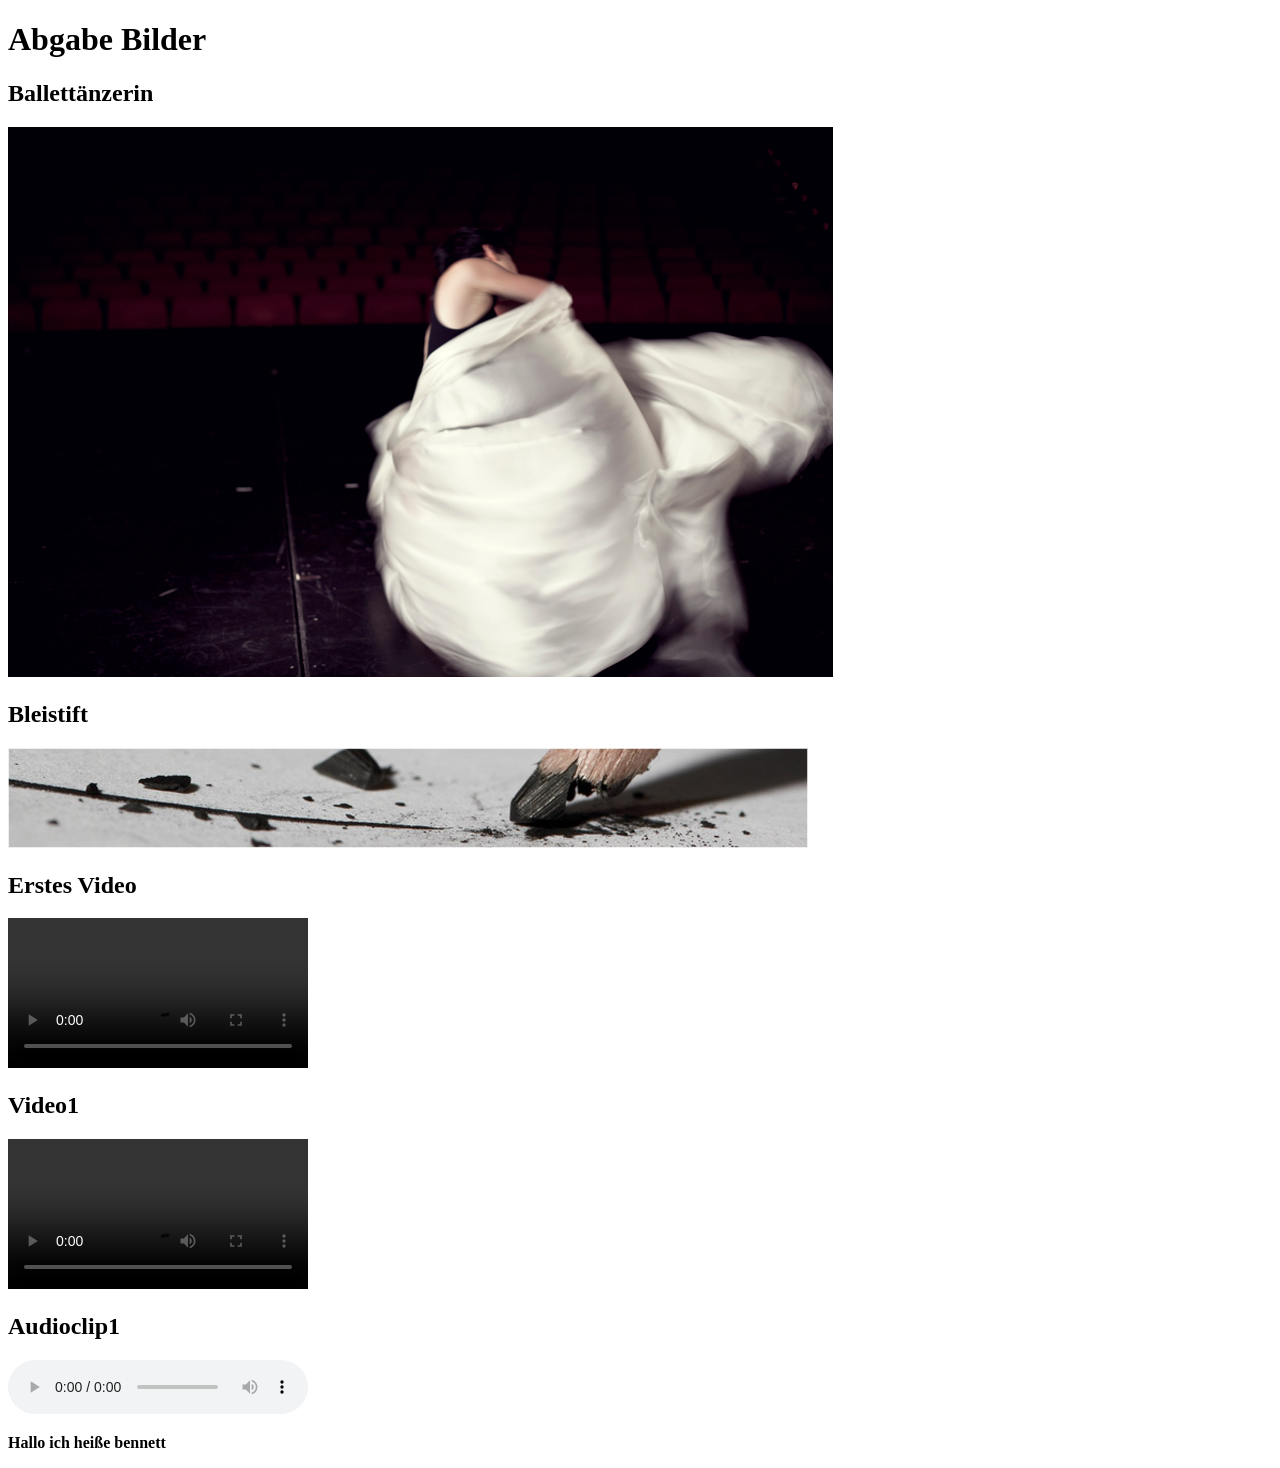
<file: Index.html>
<!DOCTYPE html>
<html lang="en">
<head>
    
    <meta charset="UTF-8">
    <meta http-equiv="X-UA-Compatible" content="IE=edge">
    <meta name="viewport" content="width=device-width, initial-scale=1.0">
    <title>Document</title>
</head>
<body>
    <h1>Abgabe Bilder</h1>
    <h2>Ballettänzerin</h2>
<img src="foto1_big.jpg" alt="">
<h2>Bleistift</h2>
<img src="foto2.jpg" alt="">
<h2>Erstes Video</h2>
<video src="clip4.mp4" controls> </video>
<h2>Video1</h2>
<video src="clip1.mp4" controls></video>
<h2>Audioclip1</h2>
<audio src="clip1.ogg"controls></audio>

<strong><p>Hallo ich heiße bennett</p></strong>



</body>
</html>
</file>
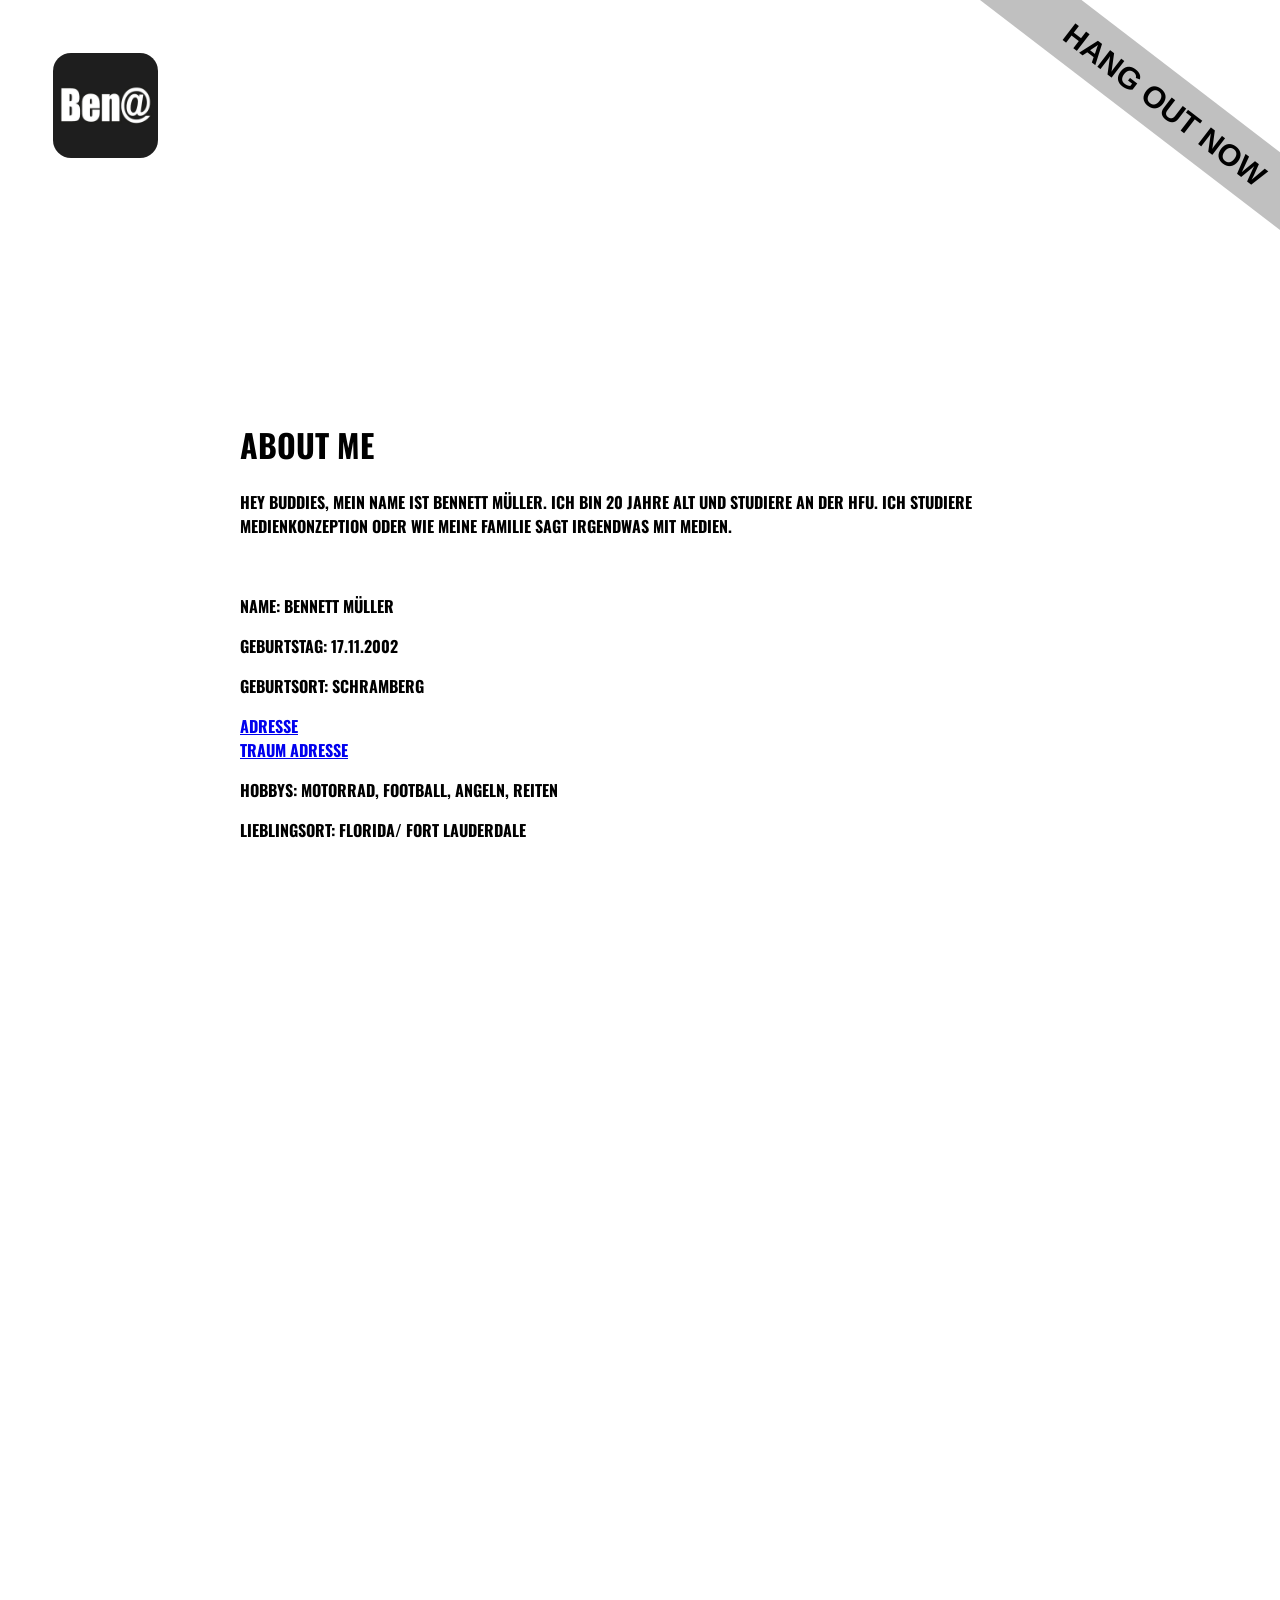
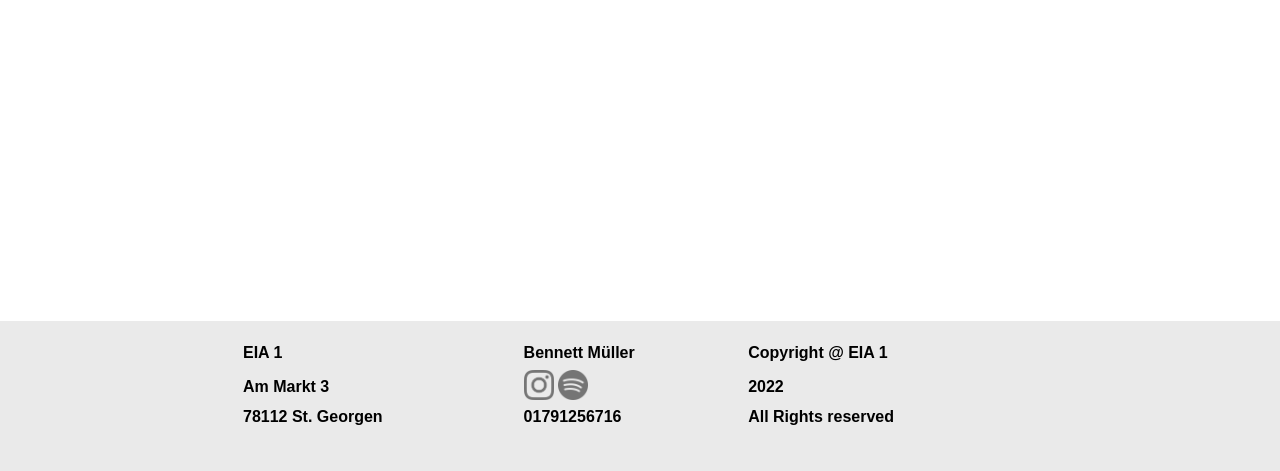
<file: Aufgabe 5/aboutme.html>
<!DOCTYPE html>
<html lang="en">

<head>
    <link rel="stylesheet" type="text/css" href="stlye.css">

    <meta charset="UTF-8">
    <meta http-equiv="X-UA-Compatible" content="IE=edge">
    <meta name="viewport" content="width=device-width, initial-scale=1.0">
    <title>aboutme
    </title>
    <link rel="preconnect" href="https://fonts.googleapis.com">
    <link rel="preconnect" href="https://fonts.gstatic.com" crossorigin>
    <link href="https://fonts.googleapis.com/css2?family=Oswald&display=swap" rel="stylesheet">
</head>

<body>
    <a href="contact.html">
        <img id="stoerer" src="stoerer.svg" alt="" srcset="">
    </a>

    <header>
        <ul id="navi">
            <li><a href="portfolio.html">Portfolio</a></li>
            <li><a href="aboutme.html">About Me</a></li>
            <li><a href="contact.html">Kontakt</a></li>
        </ul>
        <a href="portfolio.html"><img id=banner src="ben@logo.jpg" alt="" id="logo"></a>
    </header>
    <main>
        <div class="container">
            <h1>About Me</h1>
        </div>


        <div class="container">

            <p>Hey Buddies, mein Name ist Bennett Müller. Ich bin 20 Jahre alt und Studiere an der HFU. Ich studiere Medienkonzeption oder wie meine Familie sagt irgendwas mit Medien.  </p> <br>





            <p>Name: Bennett Müller</p>
            <p>Geburtstag: 17.11.2002</p>
            <p>Geburtsort: Schramberg</p>
            <p> <a
                    href="https://www.google.de/maps/place/Am+Markt+3,+78112+St.+Georgen/@48.125751,8.3304509,17z/data=!3m1!4b1!4m5!3m4!1s0x4790c04e3eac15c3:0x66f69360e2ef52a7!8m2!3d48.125751!4d8.3326396">Adresse</a><br>
                    <a href="https://www.google.com/maps/place/Lauderdale-by-the-Sea,+Florida,+USA/@26.2006559,-80.1296441,14z/data=!3m1!4b1!4m5!3m4!1s0x88d8fd8bdf07cff3:0x709591f9b36fe5ca!8m2!3d26.192028!4d-80.0964326">Traum Adresse</a>

                <br>
            </p>
            <p>Hobbys: Motorrad, Football, Angeln, Reiten</p>
            <p>Lieblingsort: Florida/ Fort Lauderdale</p>
        </div>
    </main>

    <footer>
        <strong>
            <div class="container">
                <table class="table">
                    <tr>
                        <td>EIA 1</td>
                        <td>Bennett Müller</td>
                        <td>Copyright @ EIA 1</td>
                    </tr>
                    <tr>
                        <td></td>
                        <td></td>
                        <td></td>
                    </tr>
                    <tr>
                        <td>Am Markt 3</td>

                        <td>
                            <a href="https://www.instagram.com/bennett_mueller/" target="_blank"><img class="icon"
                                    src="instagram.webp" alt="" srcset=""></a>
                            <a href="https://open.spotify.com/artist/6zyYn69sYXZ4zwIqYJtzga?si=ovjeSzJWT7-fqW2q35bKLw"
                                target="_blank"><img class="icon" src="spotify.png" alt="" srcset=""></a>
                        </td>
                        <td>2022</td>
                    </tr>
                    <tr>
                        <td>78112 St. Georgen</td>
                        <td>01791256716</td>
                        <td>All Rights reserved</td>
                    </tr>
                </table>
            </div>
        </strong>
    </footer>

</body>

</html>
</file>
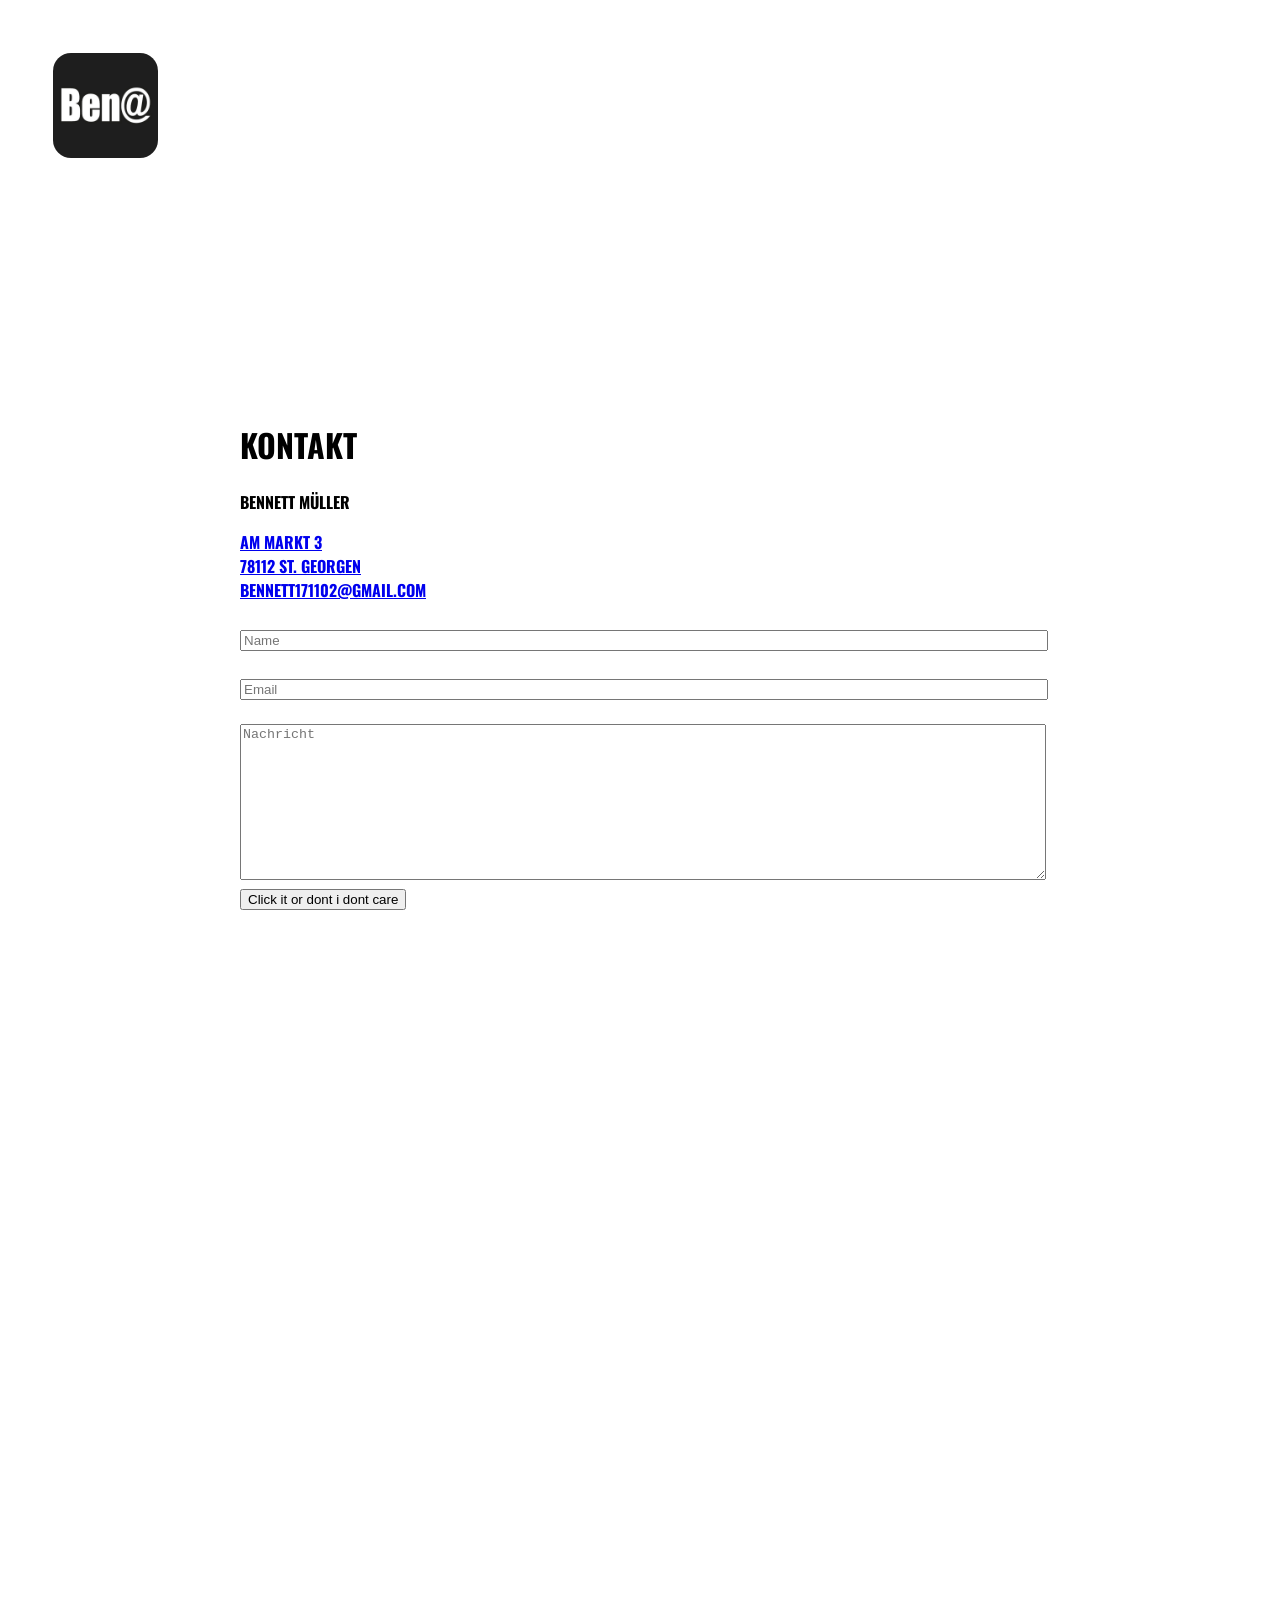
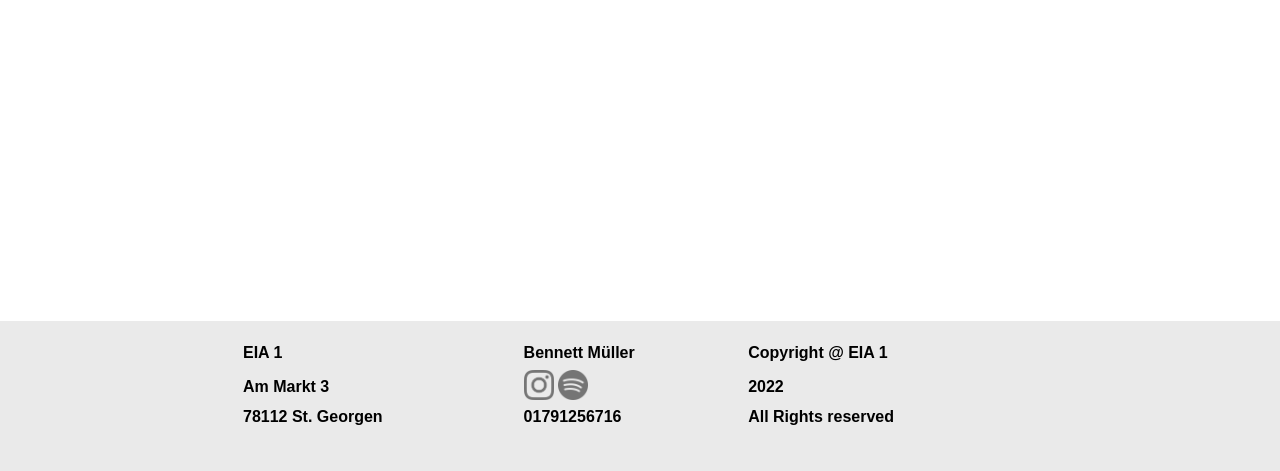
<file: Aufgabe 5/contact.html>
<!DOCTYPE html>
<html lang="en">

<head>
    <meta charset="UTF-8">
    <meta http-equiv="X-UA-Compatible" content="IE=edge">
    <meta name="viewport" content="width=device-width, initial-scale=1.0">
    <title>contact</title>
    <link rel="stylesheet" type="text/css" href="stlye.css">
    <link rel="preconnect" href="https://fonts.googleapis.com">
    <link rel="preconnect" href="https://fonts.gstatic.com" crossorigin>
    <link href="https://fonts.googleapis.com/css2?family=Oswald&display=swap" rel="stylesheet">
</head>

<body>
    <header>
        <ul id="navi">
            <li><a href="portfolio.html">Portfolio</a></li>
            <li><a href="aboutme.html">About Me</a></li>
            <li><a href="contact.html">Kontakt</a></li>
        </ul>
        <a href="portfolio.html"><img id="banner" src="ben@logo.jpg" alt="" id="logo"></a>
    </header>
    <main>
        <div class="container">
            <h1>Kontakt</h1>
            <p>Bennett Müller</p>
            <a
                href="https://www.google.com/maps/place/Am+Markt+3,+78112+St.+Georgen/@48.125751,8.3304509,17z/data=!3m1!4b1!4m5!3m4!1s0x4790c04e3eac15c3:0x66f69360e2ef52a7!8m2!3d48.125751!4d8.3326396">Am Markt 3
                <br>78112 St. Georgen</a><br>
            <a href="mailto:bennett171102@gmail.com">bennett171102@gmail.com</a><br>
            <br>

            <input type="text" name="clientName" class="textarea" placeholder="Name"> <br><br>
            <input type="text" name="email" class="textarea" placeholder="Email"><br><br>
            <textarea class="textarea" name="message" cols="30" rows="10" placeholder="Nachricht"></textarea>
            <a href="https://www.youtube.com/watch?v=eBGIQ7ZuuiU" target="_blank" rel="noopener noreferrer"><button>
                Click it or dont i dont care </button></a>

        </div>

        <br>
    </main>




    <footer>
        <strong>
            <div class="container">
                <table class="table">
                    <tr>
                        <td>EIA 1</td>
                        <td>Bennett Müller</td>
                        <td>Copyright @ EIA 1</td>
                    </tr>
                    <tr>
                        <td></td>
                        <td></td>
                        <td></td>
                    </tr>
                    <tr>
                        <td>Am Markt 3</td>

                        <td>
                            <a href="https://www.instagram.com/bennett_mueller/" target="_blank"><img class="icon"
                                    src="instagram.webp" alt="" srcset=""></a>
                            <a href="https://open.spotify.com/artist/6zyYn69sYXZ4zwIqYJtzga?si=ovjeSzJWT7-fqW2q35bKLw"
                                target="_blank"><img class="icon" src="spotify.png" alt="" srcset=""></a>
                        </td>
                        <td>2022</td>
                    </tr>
                    <tr>
                        <td>78112 St. Georgen</td>
                        <td>01791256716</td>
                        <td>All Rights reserved</td>
                    </tr>
                </table>
            </div>
        </strong>
    </footer>



</body>

</html>
</file>
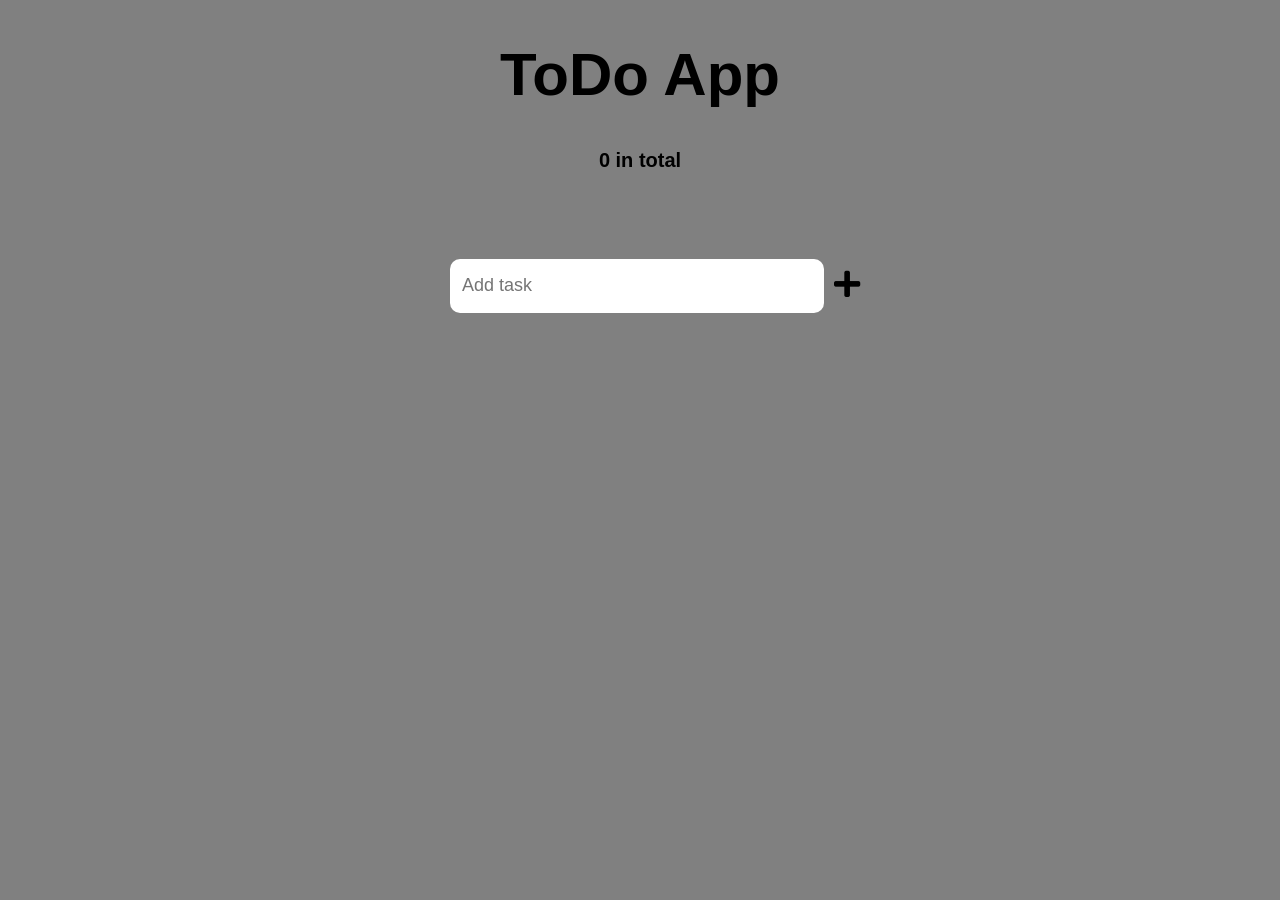
<file: Aufgabe10/a10.html>
<!DOCTYPE html>
<html lang="en">
<head>
    <meta charset="UTF-8">
    <meta http-equiv="X-UA-Compatible" content="IE=edge">
    <meta name="viewport" content="width=device-width, initial-scale=1.0">
    <title>ToDo App</title>
    <link rel="stylesheet" href="a10.css" >
    <link rel="stylesheet" href="https://cdnjs.cloudflare.com/ajax/libs/font-awesome/5.11.2/css/all.min.css" >
    <script src="a10.js" ></script>
    
</head>
<body>
    <div class="app">
        <h1>ToDo App</h1>
        <h4 id="todoAmount">0 in total</h4>
        <div class="task" id="task">
        <input type="text" id="textfield" placeholder="Add task">
        <i id="btn" class="fas fa-plus"></i>
        </div>
        </div>
    </body>
    </html>
</file>
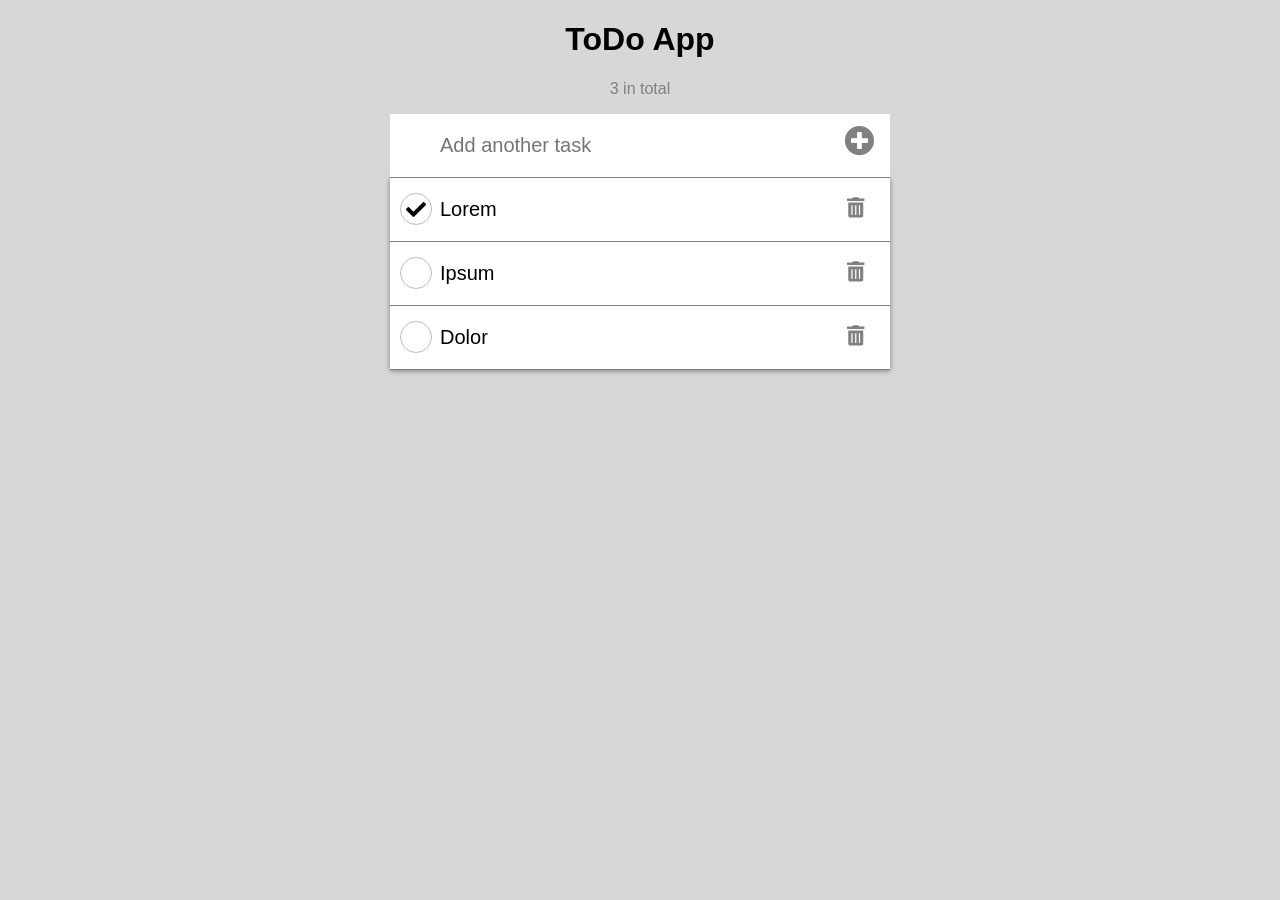
<file: Aufgabe_11/todo-app.html>
<!DOCTYPE html>
<html lang="en">
<head>
    <meta charset="UTF-8">
    <meta name="viewport" content="width=device-width, initial-scale=1.0">
    <meta http-equiv="X-UA-Compatible" content="ie=edge">
    <title>ToDo App</title>
    <link rel="stylesheet" href="https://cdnjs.cloudflare.com/ajax/libs/font-awesome/5.11.2/css/all.min.css">
    <link rel="stylesheet" href="css/styles.css">
    <script src="script.js"></script>
</head>
<body>
    <main>
        <h1>ToDo App</h1>
        <p id="counter">3 in total</p>

        <div class="inputGroup">
            <input type="text" id="inputTodo" placeholder="Add another task">
            <button id="addButton"><i class="fas fa-plus-circle"></i></button>
        </div>

        <div id="todos"></div>
    </main>
</body>
</html>
</file>
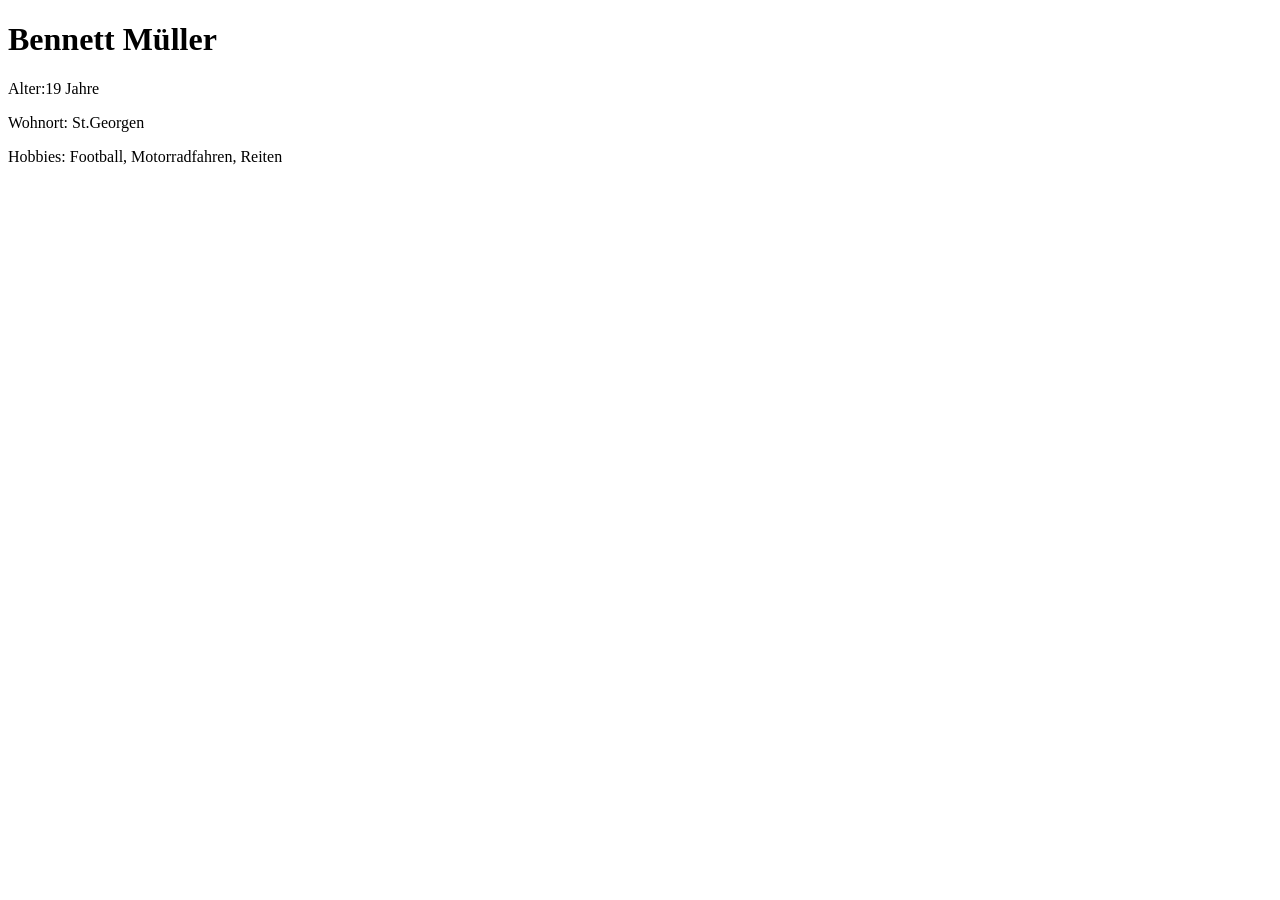
<file: Aufgabe_3/about_me.html>
<!DOCTYPE html>
<html lang="en">
<head>
    <meta charset="UTF-8">
    <meta http-equiv="X-UA-Compatible" content="IE=edge">
    <meta name="viewport" content="width=device-width, initial-scale=1.0">
    <title>Document</title>
</head>
<body>
    <h1>Bennett Müller</h1>
    <p>Alter:19 Jahre</p>
    <p>Wohnort: St.Georgen</p>
    <p>Hobbies: Football, Motorradfahren, Reiten</p>
</body>
</html>
</file>
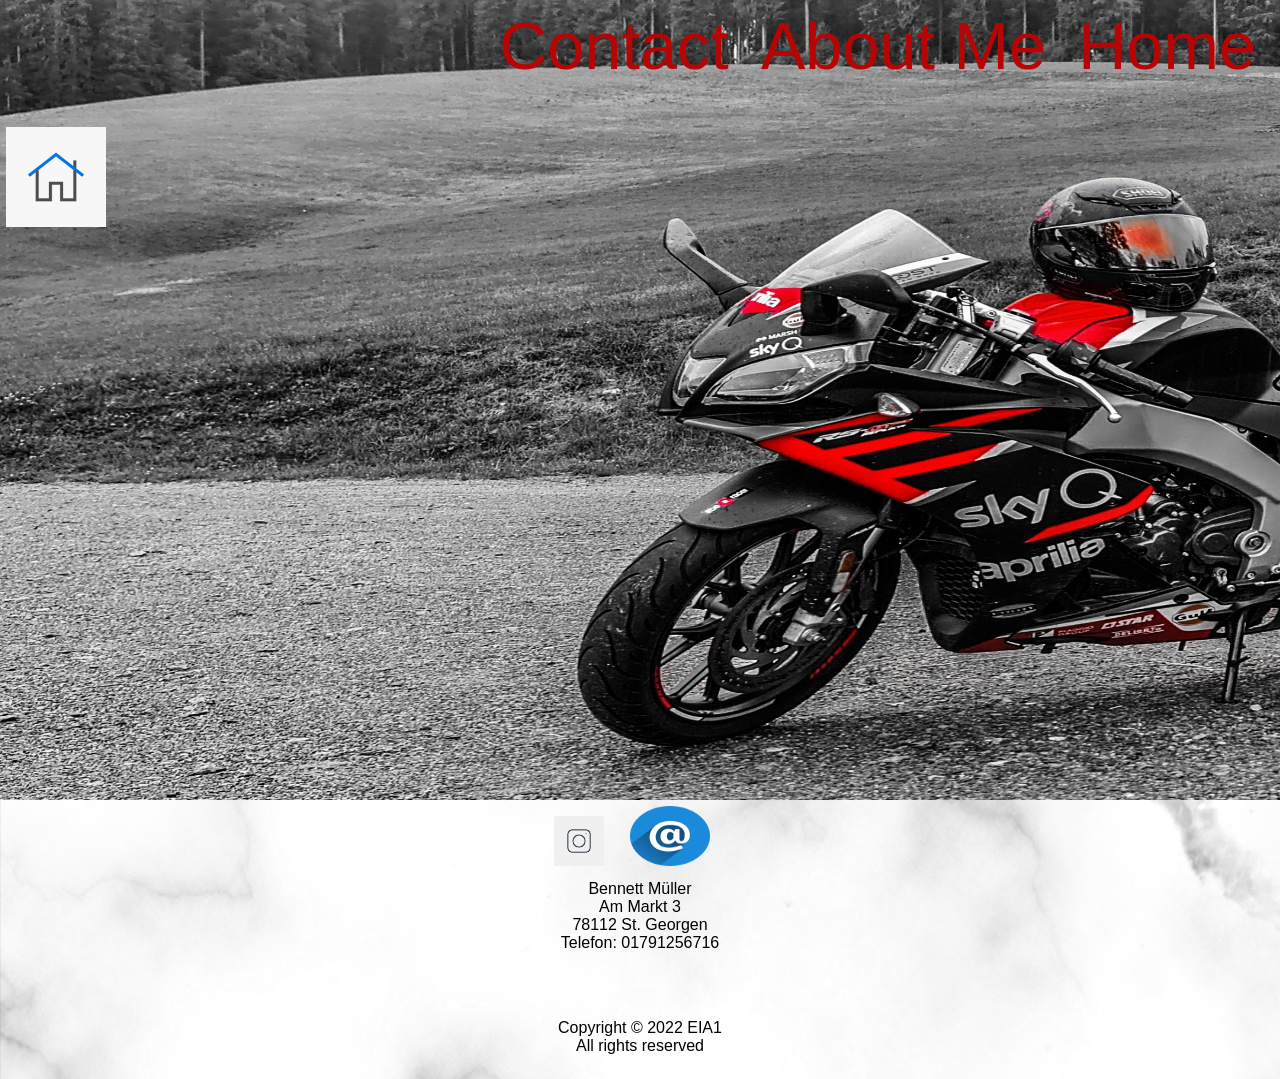
<file: Aufgabe_4/about_me.html>
<!DOCTYPE html>
<html lang="en">
<head>
    <link rel="stylesheet" type="text/css" href="aufgabe_4.css">
    <meta charset="UTF-8">
    <meta http-equiv="X-UA-Compatible" content="IE=edge">
    <meta name="viewport" content="width=device-width, initial-scale=1.0">
    <title>Document</title>
    


<body>
    <div id="header">
        <ul><li>
        <a href="aufgabe_4.html">Home</a></li>
                <li><a href="about_me.html">About Me</a></li>
                <li><a href="contact.html">Contact</a></li></ul>
                <p class="link"><a href="aufgabe_4.html"><img src="home-6380863_1280.png" alt="Home Button" width="100" height="100"></a></p>
                </div><br>
                <h1>About Me</h1>
        <strong>Bennett Müller</strong><br>
    <h2>Bennett Müller</h2>
    <p>Alter:19 Jahre</p>
    <p>Wohnort: St.Georgen</p>
    <p>Hobbies: Football, Motorradfahren, Reiten</p>
    <p>Student an der HFU</p>

    <div id="footer"><br>
        <div class="contact">
        <a href="https://www.instagram.com/bennett_mueller/"><img src="instagram-2935404_1280.png" alt="Instagram" width="50"
                height="50"></a>
        <a href="mailto:bennett171102@gmail.com"><img src="at-sign-1083508_640.png" alt="Mail" width="80"
                height="60"></a> </div>
        <div class="adresse">
        <p>Bennett Müller<br>
            Am Markt 3 <br>
            78112 St. Georgen <br>
            Telefon: 01791256716 <br> </div>
        </p>
        <div class="datenschutz">
            <p>Copyright &#169; 2022 EIA1 <br>
            All rights reserved</p>
        </div>
        </div>
        
        
        
        
        </a>
</body>
</html>
</file>
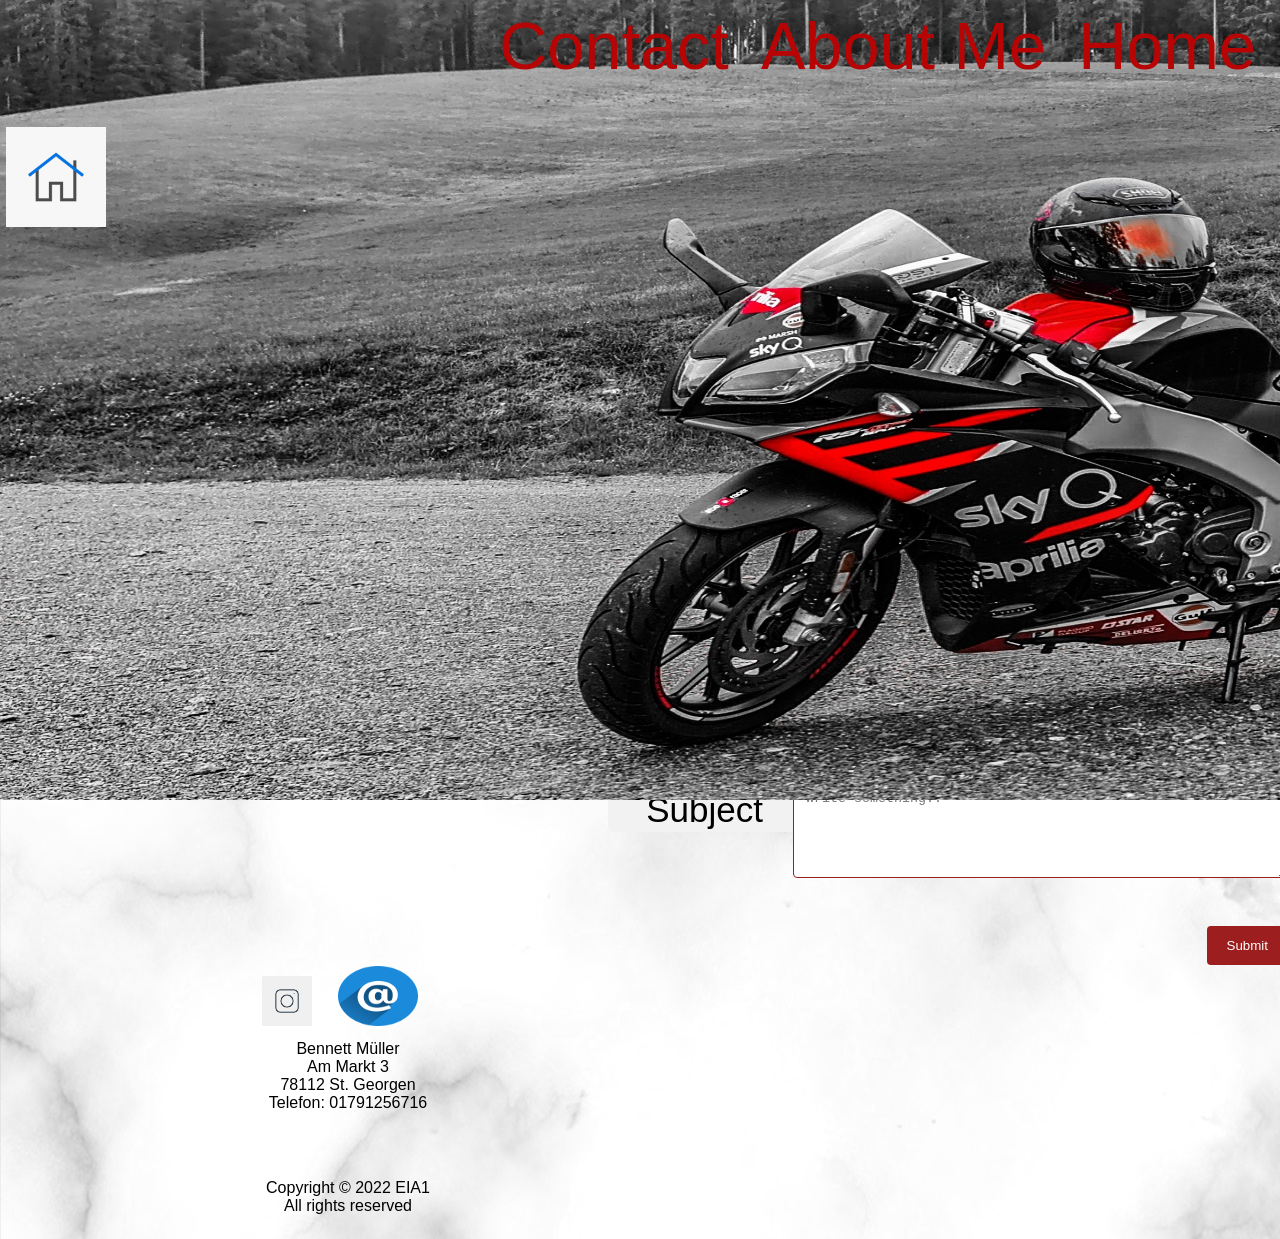
<file: Aufgabe_4/contact.html>
<!DOCTYPE html>
<html lang="en">
<head>
    <link rel="stylesheet" type="text/css" href="aufgabe_4.css">
    <meta charset="UTF-8">
    <meta http-equiv="X-UA-Compatible" content="IE=edge">
    <meta name="viewport" content="width=device-width, initial-scale=1.0">
    <title>Document</title>
</head>

<body>
    <div id="header">
        <ul><li>
        <a href="aufgabe_4.html">Home</a></li>
                <li><a href="about_me.html">About Me</a></li>
                <li><a href="contact.html">Contact</a></li></ul>
                <p class="link"><a href="aufgabe_4.html"><img src="home-6380863_1280.png" alt="Home Button" width="100" height="100"></a></p>
                </div><br>
                <h1>Contact</h1>
        <strong>Bennett Müller</strong><br>
    <a href="https://www.instagram.com/bennett_mueller/"><h1>Instagram</h1></a>
    <a href=""></a>

    <div class="zone">

        <div class="container">
           <form action="/action_page.php">
           <div class="row">
             <div class="col-25">
               <label for="fname">First Name</label>
             </div>
             <div class="col-75">
               <input type="text" id="fname" name="firstname" placeholder="Your name..">
             </div>
           </div>
           <div class="row">
             <div class="col-25">
               <label for="lname">Last Name</label>
             </div>
             <div class="col-75">
               <input type="text" id="lname" name="lastname" placeholder="Your last name..">
             </div>
           </div>
           
           <div class="row">
             <div class="col-25">
               <label for="subject">Subject</label>
             </div>
             <div class="col-75">
               <textarea id="subject" name="subject" placeholder="Write something.." style="height:100px"></textarea>
             </div>
           </div>
           <br>
           <div class="row">
             <input type="submit" value="Submit">
           </div>
           </form>
         </div>

         <div id="footer"><br>
            <div class="contact">
            <a href="https://www.instagram.com/bennett_mueller/"><img src="instagram-2935404_1280.png" alt="Instagram" width="50"
                    height="50"></a>
            <a href="mailto:bennett171102@gmail.com"><img src="at-sign-1083508_640.png" alt="Mail" width="80"
                    height="60"></a> </div>
            <div class="adresse">
            <p>Bennett Müller <br>
                Am Markt 3 <br>
                78112 St. Georgen <br>
                Telefon: 01791256716 <br> </div>
            </p>
            <div class="datenschutz">
                <p>Copyright &#169; 2022 EIA1 <br>
                All rights reserved</p>
            </div>
            </div>
</body>
</html>
</file>
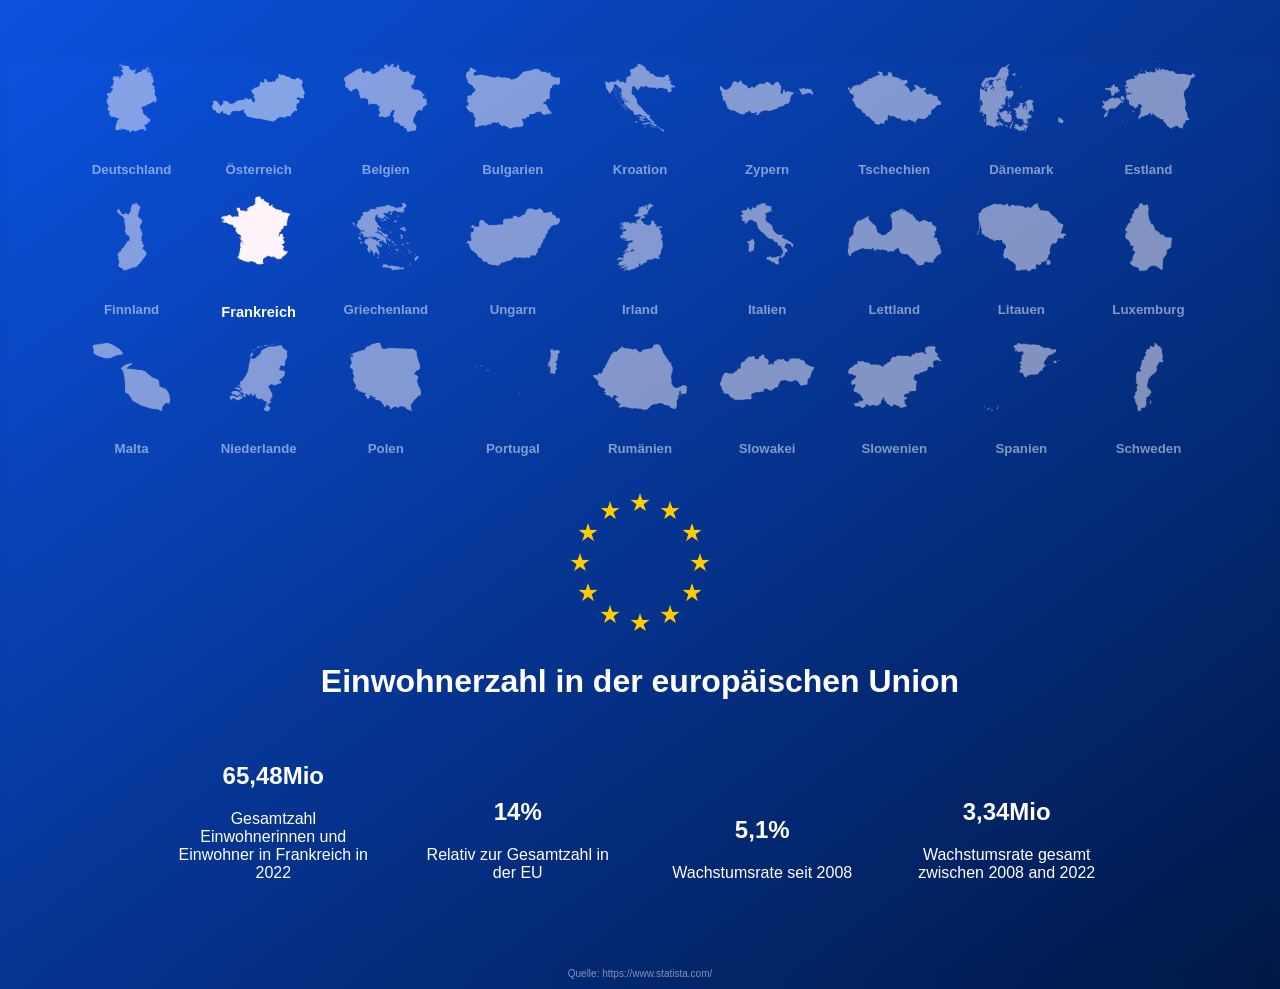
<file: Aufgabe_6/eu.html>
<!DOCTYPE html>
<html lang="en">

<head>
    <meta charset="UTF-8">
    <meta name="viewport" content="width=device-width, initial-scale=1.0">
    <meta http-equiv="X-UA-Compatible" content="ie=edge">
    <title>Carbon Dioxide Emissions</title>
    <link rel="stylesheet" href="css/styles.css">
    <script src="my-stlyes.js"></script>

</head>

<body>
    <nav>
        <div class="row">
            <div class="wrapper">
                <img src="images/germany.png" height="76px" class="germany">
                <h5>Deutschland</h5>
            </div>
            <div class="wrapper">
                <img src="images/austria.png" height="76px" class="austria">
                <h5>Österreich</h5>
            </div>
            <div class="wrapper">
                <img src="images/belgium.png" height="76px" class="belgium">
                <h5>Belgien</h5>
            </div>
            <div class="wrapper">
                <img src="images/bulgaria.png" height="76px" class="bulgaria">
                <h5>Bulgarien</h5>
            </div>
            <div class="wrapper">
                <img src="images/croatia.png" height="76px" class="croatia">
                <h5>Kroation</h5>
            </div>
            <div class="wrapper">
                <img src="images/cyprus.png" height="76px" class="cyprus">
                <h5>Zypern</h5>
            </div>
            <div class="wrapper">
                <img src="images/czech_republic.png" height="76px" class="czechRepublic">
                <h5>Tschechien</h5>
            </div>
            <div class="wrapper">
                <img src="images/denmark.png" height="76px" class="denmark">
                <h5>Dänemark</h5>
            </div>
            <div class="wrapper">
                <img src="images/estonia.png" height="76px" class="estonia">
                <h5>Estland</h5>
            </div>
        </div>
        <div class="row">
            <div class="wrapper">
                <img src="images/finland.png" height="76px" class="finland">
                <h5>Finnland</h5>
            </div>
            <div class="wrapper active">
                <img src="images/france.png" height="76px" class="france">
                <h5>Frankreich</h5>
            </div>
            <div class="wrapper">
                <img src="images/greece.png" height="76px" class="greece">
                <h5>Griechenland</h5>
            </div>
            <div class="wrapper">
                <img src="images/hungary.png" height="76px" class="hungary">
                <h5>Ungarn</h5>
            </div>
            <div class="wrapper">
                <img src="images/ireland.png" height="76px" class="ireland">
                <h5>Irland</h5>
            </div>
            <div class="wrapper">
                <img src="images/italy.png" height="76px" class="italy">
                <h5>Italien</h5>
            </div>
            <div class="wrapper">
                <img src="images/latvia.png" height="76px" class="latvia">
                <h5>Lettland</h5>
            </div>
            <div class="wrapper">
                <img src="images/lithuania.png" height="76px" class="lithuania">
                <h5>Litauen</h5>
            </div>
            <div class="wrapper">
                <img src="images/luxembourg.png" height="76px" class="luxembourg">
                <h5>Luxemburg</h5>
            </div>
        </div>
        <div class="row">
            <div class="wrapper">
                <img src="images/malta.png" height="76px" class="malta">
                <h5>Malta</h5>
            </div>
            <div class="wrapper">
                <img src="images/netherlands.png" height="76px" class="netherlands">
                <h5>Niederlande</h5>
            </div>
            <div class="wrapper">
                <img src="images/poland.png" height="76px" class="poland">
                <h5>Polen</h5>
            </div>
            <div class="wrapper">
                <img src="images/portugal.png" height="76px" class="portugal">
                <h5>Portugal</h5>
            </div>
            <div class="wrapper">
                <img src="images/romania.png" height="76px" class="romania">
                <h5>Rumänien</h5>
            </div>
            <div class="wrapper">
                <img src="images/slovakia.png" height="76px" class="slovakia">
                <h5>Slowakei</h5>
            </div>
            <div class="wrapper">
                <img src="images/slovenia.png" height="76px" class="slovenia">
                <h5>Slowenien</h5>
            </div>
            <div class="wrapper">
                <img src="images/spain.png" height="76px" class="spain">
                <h5>Spanien</h5>
            </div>
            <div class="wrapper">
                <img src="images/sweden.png" height="76px" class="sweden">
                <h5>Schweden</h5>
            </div>
        </div>
    </nav>

    <img src="images/eu_stars.png" class="stars">
    <h1>
        Einwohnerzahl in der europäischen Union
    </h1>

    <main>
        <section>
            <h2>65,48Mio</h2>
            <p>Gesamtzahl Einwohnerinnen und Einwohner in Frankreich in 2022</p>
        </section>

        <section>
            <h2>14%</h2>
            <p>Relativ zur Gesamtzahl in der EU</p>
        </section>

        <section>
            <h2>5,1%</h2>
            <p>Wachstumsrate seit 2008</p>
        </section>

        <section>
            <h2>3,34Mio</h2>
            <p>Wachstumsrate gesamt zwischen 2008 and 2022</p>
        </section>
    </main>

    <footer>
        <p>Quelle: https://www.statista.com/</p>
    </footer>

</body>

</html>
</file>
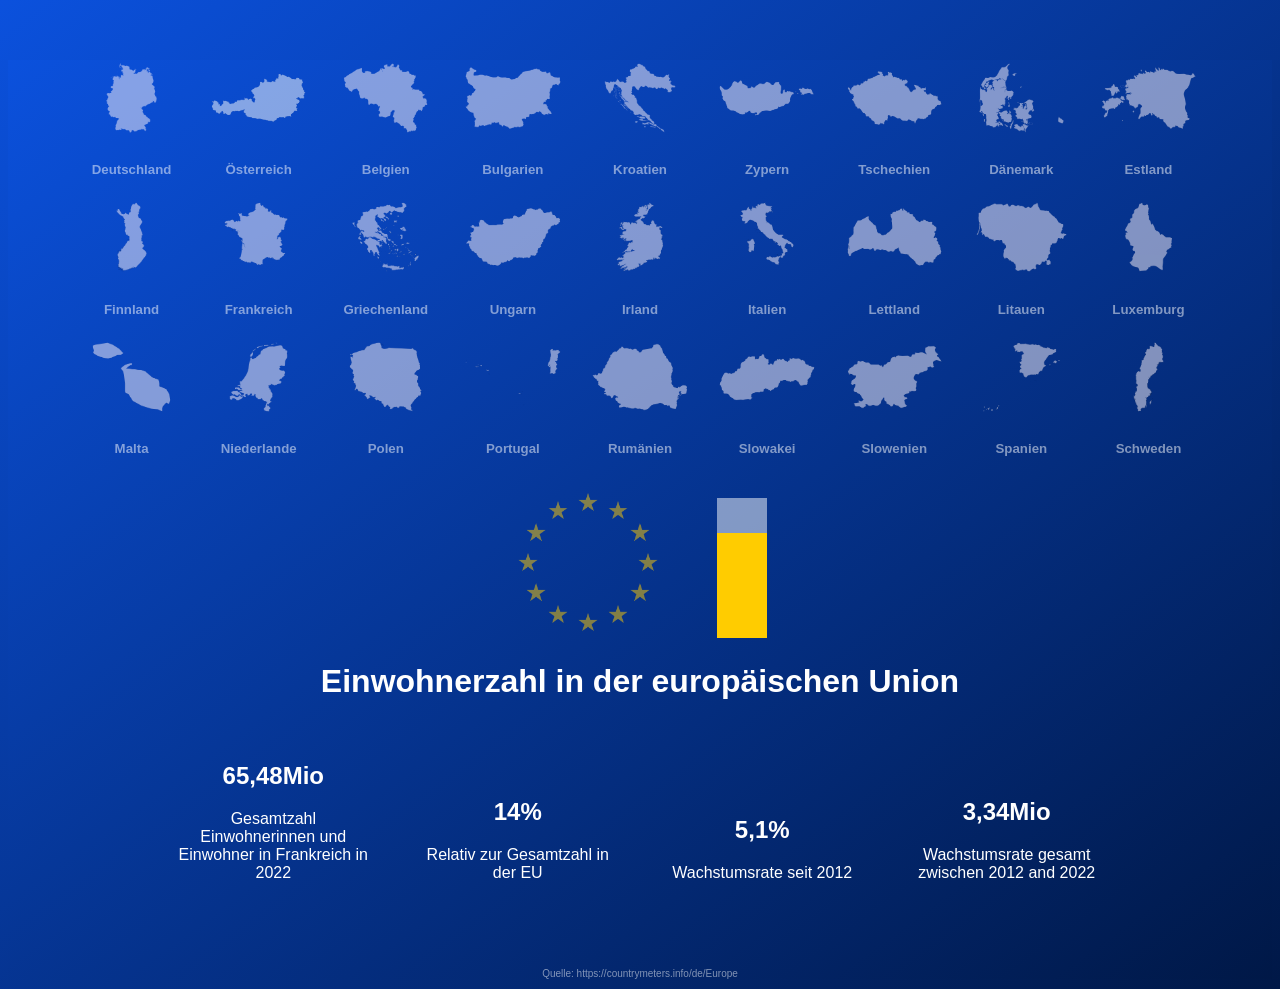
<file: Aufgabe_7/eu.html>
<!DOCTYPE html>
<html lang="en">

<head>
    <meta charset="UTF-8">
    <meta name="viewport" content="width=device-width, initial-scale=1.0">
    <meta http-equiv="X-UA-Compatible" content="ie=edge">
    <title>Carbon Dioxide Emissions</title>
    <link rel="stylesheet" href="stlyes.css">
    <script src="my-stlyes.js" ></script>

</head>

<body>
    <nav>
        <div class="row">
            <div class="wrapper" id="dt">
                <img src="./images/germany.png" height="76px" class="germany">
                <h5>Deutschland</h5>
            </div>
            <div class="wrapper">
                <img src="./images/austria.png" height="76px" class="austria">
                <h5>Österreich</h5>
            </div>
            <div class="wrapper">
                <img src="./images/belgium.png" height="76px" class="belgium">
                <h5>Belgien</h5>
            </div>
            <div class="wrapper">
                <img src="./images/bulgaria.png" height="76px" class="bulgaria">
                <h5>Bulgarien</h5>
            </div>
            <div class="wrapper" id="cr">
                <img src="./images/croatia.png" height="76px" class="croatia">
                <h5>Kroatien</h5>
            </div>
            <div class="wrapper">
                <img src="./images/cyprus.png" height="76px" class="cyprus">
                <h5>Zypern</h5>
            </div>
            <div class="wrapper">
                <img src="./images/czech_republic.png" height="76px" class="czechRepublic">
                <h5>Tschechien</h5>
            </div>
            <div class="wrapper">
                <img src="./images/denmark.png" height="76px" class="denmark">
                <h5>Dänemark</h5>
            </div>
            <div class="wrapper">
                <img src="./images/estonia.png" height="76px" class="estonia">
                <h5>Estland</h5>
            </div>
        </div>
        <div class="row">
            <div class="wrapper">
                <img src="./images/finland.png" height="76px" class="finland">
                <h5>Finnland</h5>
            </div>
            <div class="wrapper" id="fr">
                <img src="./images/france.png" height="76px" class="france">
                <h5>Frankreich</h5>
            </div>
            <div class="wrapper">
                <img src="./images/greece.png" height="76px" class="greece">
                <h5>Griechenland</h5>
            </div>
            <div class="wrapper">
                <img src="./images/hungary.png" height="76px" class="hungary">
                <h5>Ungarn</h5>
            </div>
            <div class="wrapper">
                <img src="./images/ireland.png" height="76px" class="ireland">
                <h5>Irland</h5>
            </div>
            <div class="wrapper" id="it">
                <img src="./images/italy.png" height="76px" class="italy">
                <h5>Italien</h5>
            </div>
            <div class="wrapper">
                <img src="./images/latvia.png" height="76px" class="latvia">
                <h5>Lettland</h5>
            </div>
            <div class="wrapper">
                <img src="./images/lithuania.png" height="76px" class="lithuania">
                <h5>Litauen</h5>
            </div>
            <div class="wrapper">
                <img src="./images/luxembourg.png" height="76px" class="luxembourg">
                <h5>Luxemburg</h5>
            </div>
        </div>
        <div class="row">
            <div class="wrapper">
                <img src="./images/malta.png" height="76px" class="malta">
                <h5>Malta</h5>
            </div>
            <div class="wrapper">
                <img src="./images/netherlands.png" height="76px" class="netherlands">
                <h5>Niederlande</h5>
            </div>
            <div class="wrapper">
                <img src="./images/poland.png" height="76px" class="poland">
                <h5>Polen</h5>
            </div>
            <div class="wrapper">
                <img src="./images/portugal.png" height="76px" class="portugal">
                <h5>Portugal</h5>
            </div>
            <div class="wrapper">
                <img src="./images/romania.png" height="76px" class="romania">
                <h5>Rumänien</h5>
            </div>
            <div class="wrapper">
                <img src="./images/slovakia.png" height="76px" class="slovakia">
                <h5>Slowakei</h5>
            </div>
            <div class="wrapper">
                <img src="./images/slovenia.png" height="76px" class="slovenia">
                <h5>Slowenien</h5>
            </div>
            <div class="wrapper">
                <img src="./images/spain.png" height="76px" class="spain">
                <h5>Spanien</h5>
            </div>
            <div class="wrapper">
                <img src="./images/sweden.png" height="76px" class="sweden">
                <h5>Schweden</h5>
            </div>
        </div>
    </nav>
    <main>
        <div class="chartStarWrapper">
            <img src="./images/eu_stars.png" class="stars">
            
            <div class="chartWrapper">
                <div class="chart"></div>
            </div>

        </div>
        
        <h1>
            Einwohnerzahl in der europäischen Union
        </h1>
        
        <section>
            <h2 id="gesamt">65,48Mio</h2>
            <p id="Name">Gesamtzahl Einwohnerinnen und Einwohner in Frankreich in 2022</p>
        </section>

        <section>
            <h2 id="relativ">14%</h2>
            <p>Relativ zur Gesamtzahl in der EU</p>
        </section>

        <section>
            <h2 id="wachstumsrate">5,1%</h2>
            <p>Wachstumsrate seit 2012</p>
        </section>

        <section>
            <h2 id="wachstumsrategesamt">3,34Mio</h2>
            <p>Wachstumsrate gesamt zwischen 2012 and 2022</p>
        </section>
    </main>

    <footer>
        <p>Quelle: https://countrymeters.info/de/Europe</p>
    </footer>

</body>

</html>
</file>
<file: Aufgabe 5/stlye.css>
header {
    height: 400px;
    width: auto;
    background-attachment: fixed;
    top: 0px;
    display: flex;

    -webkit-animation: slide 18s ease infinite;
    animation: slide 18s ease infinite;
}

.icon {
    width: 30px;
    opacity: 0.5;
}

.icon:hover {
    opacity: 1;
    transform: scale(1.2);

}

#stoerer {
    position: fixed;
    top: 0px;
    right: 0px;
    z-index: 1;
    width: 300px;
}

main {
    font-family: 'Oswald', sans-serif;
    font-weight: 300;
    text-transform: uppercase;
    font-weight: bold;
    height: 1500px;
}

.container {

    width: 800px;
    margin: auto;
    display: block;
}

li {
    animation-duration: 3s;
}

body {
    font-family: Verdana, Geneva, Tahoma, sans-serif;
    color: rgb(0, 0, 0);
    margin: 0;
}

#navi {
    text-align: right;
    position: absolute;
    width: 100%;
    top: 1px;
    right: 400px;
}

#logo {
    position: sticky;
    top: 5px;
    left: 100px;
    width: 300px;
    height: 300px;
}

#navi li {
    display: inline;
}

#navi a:link {
    text-decoration: none;
    color: rgb(255, 255, 255);
    font-size: 15pt;
    font-family: Arial, Helvetica, sans-serif;
}

#navi a:visited {
    text-decoration: none;
    color: rgb(255, 255, 255);
    font-size: 15pt;
}

#navi a:hover {
    text-decoration: underline;
    color: rgb(255, 255, 255);
}

footer {
    background-color: #eaeaea;
    font-size: 12pt;
    font-family: Arial, Helvetica, sans-serif;
    position: static;
    left: 0px;
    bottom: 0px;
    right: 0px;
    height: 150px;
    font-weight: bold;
}

table {
    width: 100%;
    position: relative;
    top: 20px;
}

.textarea {

    font-size: 10;
    color: rgb(0, 0, 0);
    width: 800px;
}

.zoom:hover img {
    opacity: 0.5;
}

img:hover {
    transform: scale(1.05);
    transition: all 0.5s ease-in-out 0s;
    opacity: 1 !important;
}

@keyframes slide {
    0% {
        background-image: url(bikes.forma.jpg);
    }

    10% {
        background-image: url(bikes.forma.jpg);
    }

    20% {
        background-image: url(plane_edited.jpg);
    }

    50% {
        background-image: url(plane_edited.jpg);
    }

    60% {
        background-image: url(truck_edited.jpg);
    }

    90% {
        background-image: url(truck_edited.jpg);
    }

    100% {
        background-image: url(bikes.forma.jpg);
    }

}

@-webkit-keyframes slide {
    0% {
        background-image: url(bikes.forma.jpg);
    }

    10% {
        background-image: url(bikes.forma.jpg);
    }

    20% {
        background-image: url(plane_edited.jpg);
    }

    50% {
        background-image: url(plane_edited.jpg);
    }

    60% {
        background-image: url(truck_edited.jpg);
    }

    90% {
        background-image: url(truck_edited.jpg);
    }

    100% {
        background-image: url(bikes.forma.jpg);
    }

}
#banner{height: 105px;width: 105px;margin-left: 50%; margin-top: 50%;border-radius: 18px}
</file>
<file: Aufgabe10/a10.css>
body {
    background-color:grey;
    font-family: Arial, Helvetica, sans-serif;
    min-height: 710px;
}

.app {
    width: 500px;
    margin-left: auto;
    margin-right: auto;
}

h1 {
    text-align: center;
    font-size: 60px;
}

h4 {
    text-align: center;
    font-size: 20px;
}

.task {
    position: absolute;
    margin-top: 60px;
    margin-left: 60px;
}

input {
    font-size: 18px;
    width: 350px;
    height: 30px;
    border: 0;
    border-radius: 10px;
    padding: 12px;
}

p {
    position: absolute;
    margin-top: 25px;
    margin-left: 180px;
}

#btn {
    font-size: 30px;
    position: absolute;
    margin-top: 10px;
    margin-left: 10px;
}

#neuesDiv {
    font-size: 15px;
    float: center;
    margin-top: 10px;
    border-radius: 10px;
    width: 350px;
    height: 40px;
}

#eingabe {
    position: absolute;
    font-size: 18px;
    margin-top: 10px;
    margin-left: 50px;
}

.fa-trash {
    font-size: 20px;
    position: absolute;
    margin-left: 320px;
    margin-top: 10px;
    opacity: 50%;
}

.fa-circle {
    font-size: 20px;
    position: absolute;
    margin-top: 10px;
    margin-left: 10px;
    opacity : 50%;
}

.fa-check-circle {
    font-size: 20px;
    position: absolute;
    margin-top: 10px;
    margin-left: 10px;
    opacity: 100%;
}



.addline {
display: flex;
justify-content: space-between;
height: 50px;
}

#addtask {
    width: 250px;
    border-style: solid;
    text-align: center;
}

#button {
    width: 50px;
    font-size: 35px;
}
</file>
<file: Aufgabe_11/css/styles.css>
body {
    font-family: Arial, Helvetica, sans-serif;
    background: rgba(215, 215, 215);
}

main {
    width: 500px;
    margin: 0 auto;
    text-align: center;
}

#counter {
    color: grey;
}

.inputGroup {
    position: relative;
}
#inputTodo {
    background: white;
    font-size: 20px;
    padding: 20px 50px;
    border: none;
    width: 100%;
    height: 64px;
    box-sizing: border-box;
    border-bottom: 1px solid grey;
    outline: none;
}

#addButton {
    position: absolute;
    right: 10px;
    top: 10px;
    font-size: 30px;
    background: none;
    border: none;
    outline: none;
    color: grey;
    cursor: pointer;
}
#addButton:hover {
    color: black;
}

#todos {
    box-shadow: 0 1px 5px rgba(0, 0, 0, 0.42);
}

.todo {
    text-align: left;
    position: relative;
    font-size: 20px;
    padding: 20px 50px;
    background: white;
    border-bottom: 1px solid grey;
}

.check {
    position: absolute;
    left: 10px;
    top: 15px;
    border: 1px solid rgb(189, 189, 189);
    border-radius: 100%;
    width: 30px;
    height: 30px;
}
.check i {
    position: relative;
    left: 5px;
    top: 5px;
}
.check.false i {
    display: none;
}

.trash {
    position: absolute;
    right: 25px;
    top: 20px;
    color: grey;
    cursor: pointer;
}

.trash:hover {
    color: black;
}
</file>
<file: Aufgabe_4/aufgabe_4.css>
header a :hover{color: blue;}body {background-color: rgb(255, 255, 255);
    text-align: center;
    font-size: 32px;
background-image: url(marble-2398946.jpg);
text-align: center;
font-size: 35px;
margin-top: 5%;
padding: 0%;
font-family: Arial, Helvetica, sans-serif;
}
a{margin-right: 16px;}
#header {
font-family: 'Gill Sans', 'Gill Sans MT', Calibri, 'Trebuchet MS', sans-serif;
background-image: url(Adobe_20220917_135355.jpg);
height: 800px;
padding: 0%;
background-repeat: no-repeat;
background-size: 3050px 1000px;
background-attachment: fixed;
width:100%;
left:0px;
margin-left: 0px;
margin-bottom: 20px;
position: absolute;
top: 0px;}

ul {  list-style-type: none;

    margin: 0;

    padding: 0;

    overflow: hidden;

    position: sticky;

    top: 0;}

li {

        display: inline;
    
        float: right;
    
        margin-top: 0%;
    
    }
    li a {

        display: block;
    
        color: rgb(183, 4, 4);
    
        text-align: right;
    
        margin-top: 0px;
    
        padding: 8px;
    
        text-decoration: none;

        font-size: 50pt;
    
       
    
    }




footer {font-size: 25px}
h1{font-family: Arial, Helvetica, sans-serif;}

.titel {font-size:50pt;margin-top: 650px;}

* {
    box-sizing: border-box;
  }
  
  input[type=text], select, textarea {
    width: 100%;
    padding: 12px;
    border: 1px solid rgb(156, 30, 30);
    border-radius: 4px;
    resize: vertical;
  }
  
  label {
    padding: 12px 12px 12px 0;
    display: inline-block;
  }
  
  input[type=submit] {
    background-color: rgb(156, 30, 30);
    color: white;
    padding: 12px 20px;
    border: none;
    border-radius: 4px;
    cursor: pointer;
    float: right;
  }
  
  input[type=submit]:hover {
    background-color:rgb(156, 30, 30);
  }
  
  .container {
    border-radius: 5px;
    background-color: #f2f2f2;
    padding: 20px;
    height: 300px;
    width: 700px;
    margin-left: 600px;    
    display: inline-block;
    margin-top: 700px;

  }
  
  .col-25 {
    float: left;
    width: 25%;
    margin-top: 6px;
    font-family: 'Gill Sans', 'Gill Sans MT', Calibri, 'Trebuchet MS', sans-serif;
  }
  
  .col-75 {
    float: left;
    width: 75%;
    margin-top: 6px;
    font-family: 'Gill Sans', 'Gill Sans MT', Calibri, 'Trebuchet MS', sans-serif;
  }
  
  /* Clear floats after the columns */
  .row:after {
    content: "";
    display: table;
    clear: both;
    font-family: 'Gill Sans', 'Gill Sans MT', Calibri, 'Trebuchet MS', sans-serif;
  }


.zone {margin-top: -700px;
    
margin-right: 500px;
width: 680px;
}
.contact {margin:0 auto;
    margin-bottom: -40px;}
    
    .adresse {text-align: center;
    margin-right: -10%;
    display: inline-block;
    font-size: 12pt;
    margin: 0 auto;
    margin-top: 30px;}
    
    .datenschutz {text-align: center;
    display: inline-block;
    font-size: 12pt;
    margin: 0 auto;}

.link {margin-right: 90%;}
</file>
<file: Aufgabe_6/css/styles.css>
html,
body {
    font-family: Arial, Helvetica, sans-serif;
    color: white;
    text-align: center;
    background: linear-gradient(to bottom right, #0b51dd 0%, #001847 100%);
}

.wrapper {
    display: inline-block;
    opacity: .5;
    transition: all .3s;
}

.wrapper:hover, .wrapper.active {
    transform: scale(1.1);
    opacity: 1;
}

.row {
    display: flex;
    justify-content: space-around;
}

.stars {
    width: 150px;
}

nav {
    margin: 60px;
    margin-bottom: 10px;
}

section {
    display: inline-block;
    margin: 20px;
    width: 200px;
}

footer p {
    margin-top: 50px;
    font-size: 10px;
    opacity: 0.5;
}
</file>
<file: Aufgabe_7/stlyes.css>
html,
body {
    font-family: Arial, Helvetica, sans-serif;
    color: white;
    text-align: center;
    background: linear-gradient(to bottom right, #0b51dd 0%, #001847 100%);
}

.wrapper {
    display: inline-block;
    opacity: .5;
    transition: all .3s;
}

.wrapper:hover, .wrapper.active {
    transform: scale(1.1);
    opacity: 1;
}

.row {
    display: flex;
    justify-content: space-around;
}

.stars {
    width: 150px;
    opacity: .5;
    transition: all .3s;
}

.stars:hover{
 transform: scale(1.1);
 opacity: 1;
}



nav {
    margin: 60px;
    margin-bottom: 10px;
}

section {
    display: inline-block;
    margin: 20px;
    width: 200px;
}

footer p {
    margin-top: 50px;
    font-size: 10px;
    opacity: 0.5;
}

.chartWrapper {
    position: relative;
    display: inline-block;
    width: 50px;
    height: 140px;
    background: #ffffff80;
    margin-left: 50px;
}
.chartWrapper .chart {
    position: absolute;
    bottom: 0;
    width: 100%;
    height: 75%;
    background: #ffcc00;
}

.styleeu{
    position: absolute;
    bottom: 0;
    width: 100%;
    height: 100%;
    background: #ffcc00;
}


.stylede{
    position: absolute;
    bottom: 0;
    width: 100%;
    height: 18.62%;
    background: #ffcc00;
}

.stylefr{
    position: absolute;
    bottom: 0;
    width: 100%;
    height: 15.17%;
    background: #ffcc00;
}

.styleit{
    position: absolute;
    bottom: 0;
    width: 100%;
    height: 13.21%;
    background: #ffcc00;
}

.stylekr{
    position: absolute;
    bottom: 0;
    width: 100%;
    height: 10.61%;
    background: #ffcc00;
}
</file>
